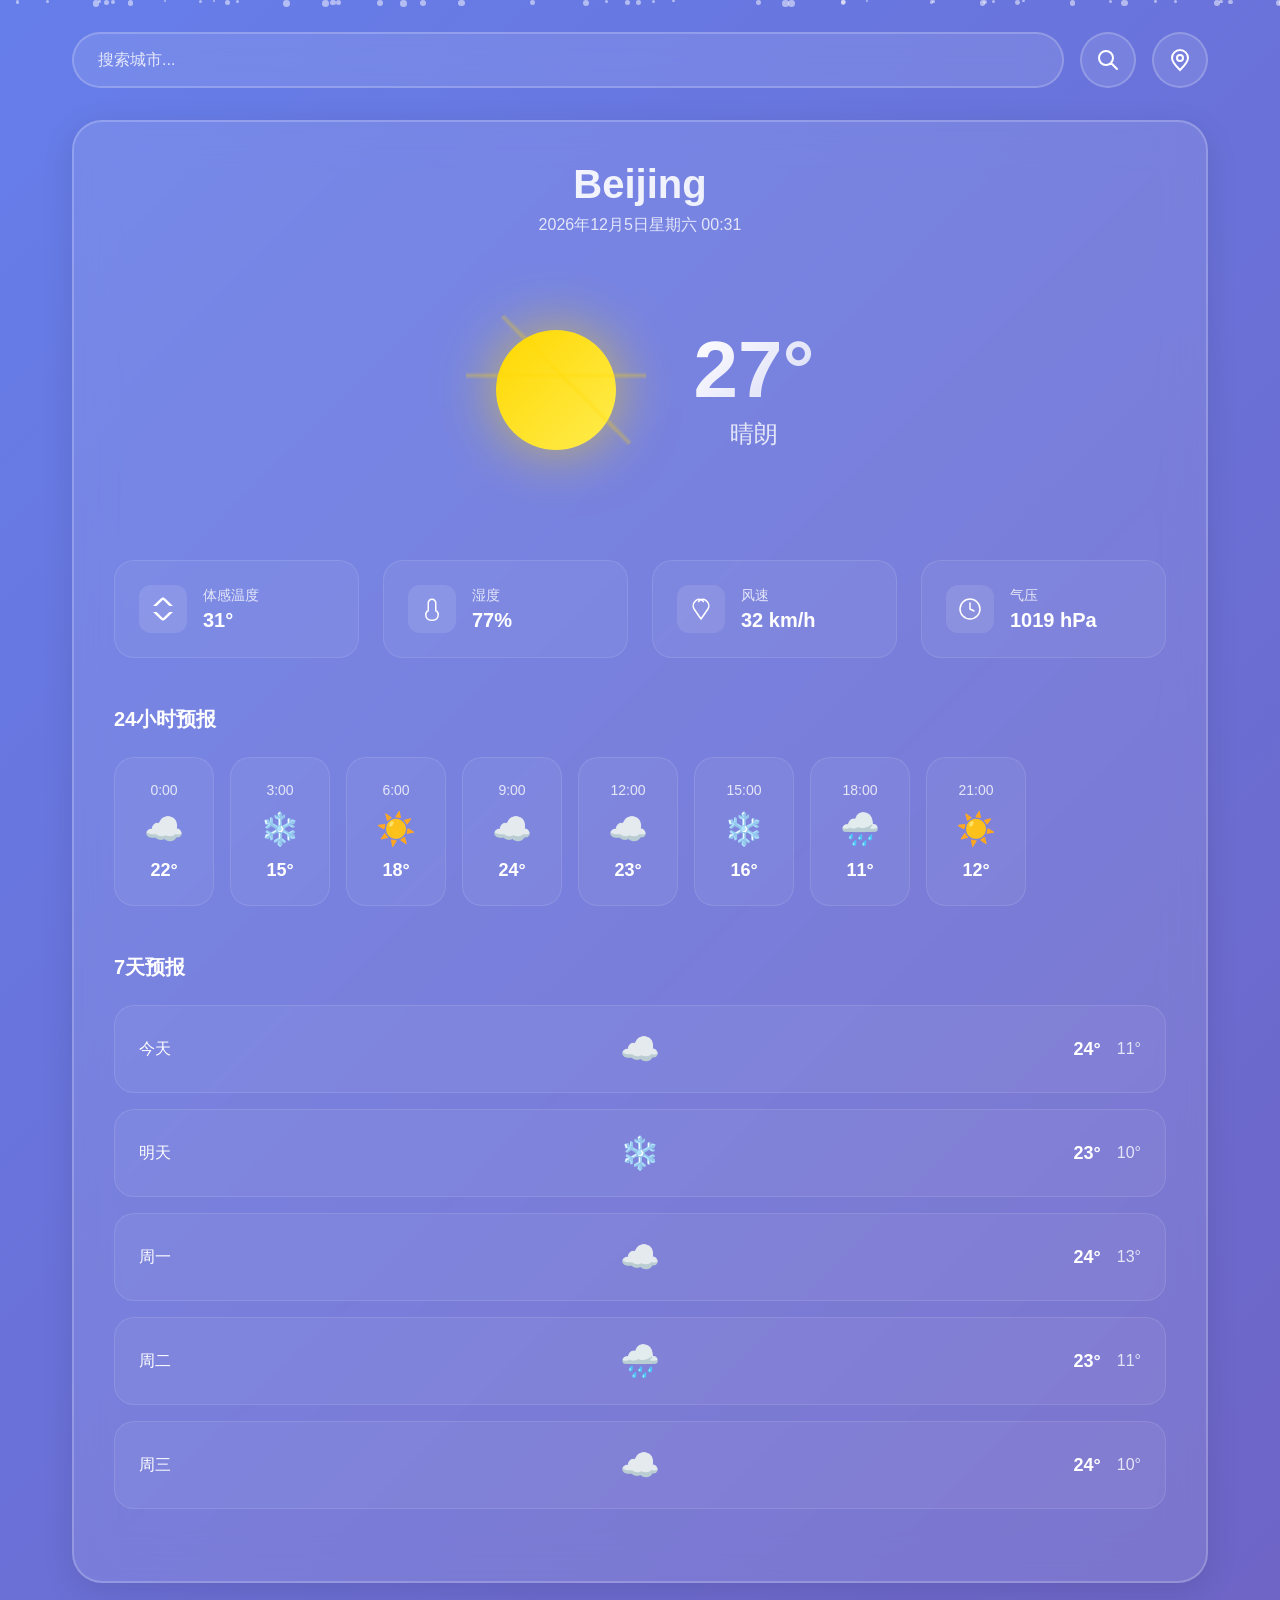
<file: index.html>
<!DOCTYPE html>
<html lang="zh-CN">
<head>
    <meta charset="UTF-8">
    <meta name="viewport" content="width=device-width, initial-scale=1.0">
    <title>Weather | 极致天气体验</title>
    <link rel="stylesheet" href="style.css">
</head>
<body>
    <!-- 动态粒子背景 -->
    <div class="particles" id="particles"></div>

    <!-- 主容器 -->
    <div class="container">
        <!-- 搜索区域 -->
        <div class="search-box">
            <input type="text" id="cityInput" placeholder="搜索城市..." class="search-input">
            <button id="searchBtn" class="search-btn">
                <svg width="24" height="24" viewBox="0 0 24 24" fill="none">
                    <path d="M21 21L15 15M17 10C17 13.866 13.866 17 10 17C6.13401 17 3 13.866 3 10C3 6.13401 6.13401 3 10 3C13.866 3 17 6.13401 17 10Z" stroke="currentColor" stroke-width="2" stroke-linecap="round" stroke-linejoin="round"/>
                </svg>
            </button>
            <button id="locationBtn" class="location-btn">
                <svg width="24" height="24" viewBox="0 0 24 24" fill="none">
                    <path d="M12 13C13.6569 13 15 11.6569 15 10C15 8.34315 13.6569 7 12 7C10.3431 7 9 8.34315 9 10C9 11.6569 10.3431 13 12 13Z" stroke="currentColor" stroke-width="2"/>
                    <path d="M12 22C16 18 20 14.4183 20 10C20 5.58172 16.4183 2 12 2C7.58172 2 4 5.58172 4 10C4 14.4183 8 18 12 22Z" stroke="currentColor" stroke-width="2"/>
                </svg>
            </button>
        </div>

        <!-- 加载动画 -->
        <div class="loader" id="loader">
            <div class="loader-ring"></div>
            <div class="loader-ring"></div>
            <div class="loader-ring"></div>
        </div>

        <!-- 天气主卡片 -->
        <div class="weather-card" id="weatherCard">
            <!-- 城市信息 -->
            <div class="city-info">
                <h1 class="city-name" id="cityName">北京</h1>
                <p class="date-time" id="dateTime">2024年1月1日 星期一 12:00</p>
            </div>

            <!-- 当前天气 -->
            <div class="current-weather">
                <div class="weather-icon-container">
                    <div class="weather-icon" id="weatherIcon">
                        <div class="sun">
                            <div class="sun-rays"></div>
                        </div>
                    </div>
                </div>
                <div class="temperature-container">
                    <div class="temperature" id="temperature">25°</div>
                    <div class="weather-description" id="weatherDesc">晴朗</div>
                </div>
            </div>

            <!-- 天气详情 -->
            <div class="weather-details">
                <div class="detail-item">
                    <div class="detail-icon">
                        <svg width="24" height="24" viewBox="0 0 24 24" fill="none">
                            <path d="M12 2.69L5.636 9.054H2L9.273 2.018C10.153 1.156 11.077 0.5 12 0.5C12.923 0.5 13.847 1.156 14.727 2.018L22 9.054H18.364L12 2.69Z" fill="currentColor"/>
                            <path d="M12 21.31L18.364 14.946H22L14.727 21.982C13.847 22.844 12.923 23.5 12 23.5C11.077 23.5 10.153 22.844 9.273 21.982L2 14.946H5.636L12 21.31Z" fill="currentColor"/>
                        </svg>
                    </div>
                    <div class="detail-info">
                        <span class="detail-label">体感温度</span>
                        <span class="detail-value" id="feelsLike">23°</span>
                    </div>
                </div>
                <div class="detail-item">
                    <div class="detail-icon">
                        <svg width="24" height="24" viewBox="0 0 24 24" fill="none">
                            <path d="M12 2.25C11.0054 2.25 10.0516 2.64509 9.34835 3.34835C8.64509 4.05161 8.25 5.00544 8.25 6V13.5C6.73122 14.3463 5.75 15.9854 5.75 18C5.75 19.3924 6.30312 20.7277 7.28769 21.7123C8.27226 22.6969 9.60761 23.25 11 23.25H13C14.3924 23.25 15.7277 22.6969 16.7123 21.7123C17.6969 20.7277 18.25 19.3924 18.25 18C18.25 15.9854 17.2688 14.3463 15.75 13.5V6C15.75 5.00544 15.3549 4.05161 14.6517 3.34835C13.9484 2.64509 12.9946 2.25 12 2.25Z" stroke="currentColor" stroke-width="1.5"/>
                        </svg>
                    </div>
                    <div class="detail-info">
                        <span class="detail-label">湿度</span>
                        <span class="detail-value" id="humidity">65%</span>
                    </div>
                </div>
                <div class="detail-item">
                    <div class="detail-icon">
                        <svg width="24" height="24" viewBox="0 0 24 24" fill="none">
                            <path d="M9.59 4.59C10.87 2.16 14.4 1.54 17.17 3.66C19.94 5.78 20.6 9.29 18.9 12.05L12 22L5.1 12.05C3.4 9.29 4.06 5.78 6.83 3.66C9.6 1.54 13.13 2.16 14.41 4.59" stroke="currentColor" stroke-width="1.5" stroke-linecap="round" stroke-linejoin="round"/>
                        </svg>
                    </div>
                    <div class="detail-info">
                        <span class="detail-label">风速</span>
                        <span class="detail-value" id="windSpeed">12 km/h</span>
                    </div>
                </div>
                <div class="detail-item">
                    <div class="detail-icon">
                        <svg width="24" height="24" viewBox="0 0 24 24" fill="none">
                            <circle cx="12" cy="12" r="10" stroke="currentColor" stroke-width="1.5"/>
                            <path d="M12 6V12L16 14" stroke="currentColor" stroke-width="1.5" stroke-linecap="round"/>
                        </svg>
                    </div>
                    <div class="detail-info">
                        <span class="detail-label">气压</span>
                        <span class="detail-value" id="pressure">1013 hPa</span>
                    </div>
                </div>
            </div>

            <!-- 每小时预报 -->
            <div class="hourly-forecast">
                <h3 class="section-title">24小时预报</h3>
                <div class="hourly-scroll" id="hourlyForecast">
                    <!-- 通过JavaScript动态生成 -->
                </div>
            </div>

            <!-- 7天预报 -->
            <div class="weekly-forecast">
                <h3 class="section-title">7天预报</h3>
                <div class="weekly-list" id="weeklyForecast">
                    <!-- 通过JavaScript动态生成 -->
                </div>
            </div>
        </div>

        <!-- 错误提示 -->
        <div class="error-message" id="errorMessage">
            <svg width="24" height="24" viewBox="0 0 24 24" fill="none">
                <circle cx="12" cy="12" r="10" stroke="currentColor" stroke-width="2"/>
                <path d="M12 8V12" stroke="currentColor" stroke-width="2" stroke-linecap="round"/>
                <circle cx="12" cy="16" r="1" fill="currentColor"/>
            </svg>
            <span id="errorText">出错了</span>
        </div>
    </div>

    <script src="script.js"></script>
</body>
</html>
</file>
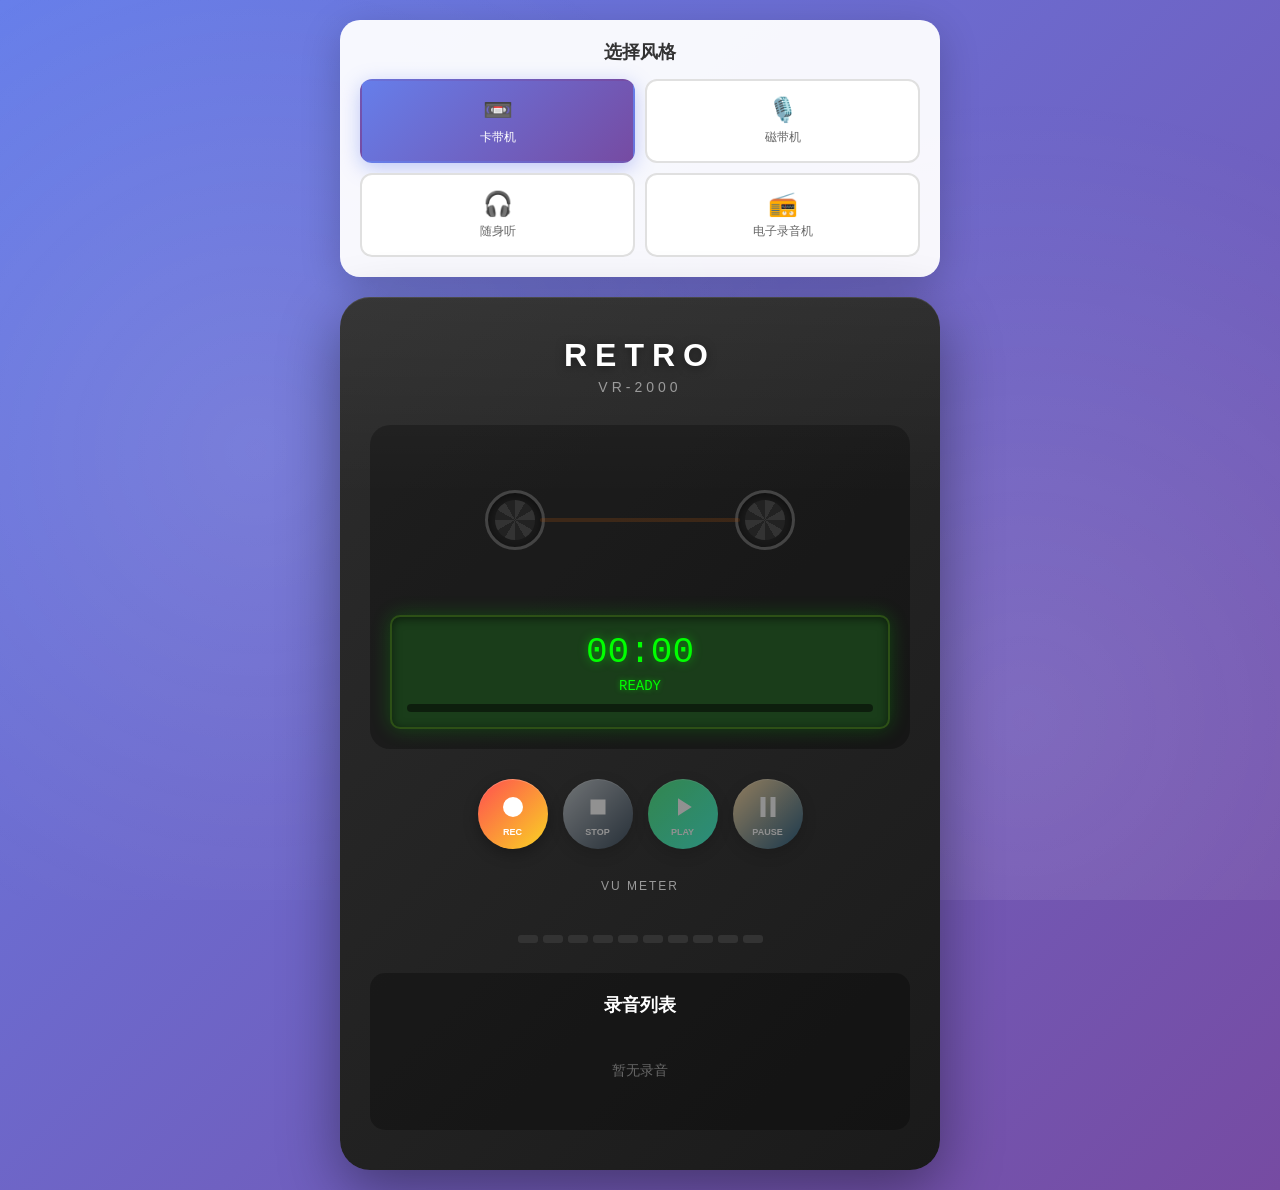
<file: recorder.html>
<!DOCTYPE html>
<html lang="zh-CN">
<head>
    <meta charset="UTF-8">
    <meta name="viewport" content="width=device-width, initial-scale=1.0">
    <title>复古录音机 | Retro Voice Recorder</title>
    <link rel="stylesheet" href="recorder.css">
</head>
<body>
    <!-- 背景装饰 -->
    <div class="bg-decoration"></div>

    <!-- 主容器 -->
    <div class="container">
        <!-- 风格切换器 -->
        <div class="theme-switcher">
            <h3>选择风格</h3>
            <div class="theme-buttons">
                <button class="theme-btn active" data-theme="cassette">
                    <span>📼</span>
                    <span>卡带机</span>
                </button>
                <button class="theme-btn" data-theme="reel">
                    <span>🎙️</span>
                    <span>磁带机</span>
                </button>
                <button class="theme-btn" data-theme="walkman">
                    <span>🎧</span>
                    <span>随身听</span>
                </button>
                <button class="theme-btn" data-theme="vintage">
                    <span>📻</span>
                    <span>电子录音机</span>
                </button>
            </div>
        </div>

        <!-- 录音机主体 -->
        <div class="recorder" id="recorder" data-theme="cassette">
            <!-- 品牌标识 -->
            <div class="brand">
                <div class="brand-name">RETRO</div>
                <div class="brand-model">VR-2000</div>
            </div>

            <!-- 磁带/显示区域 -->
            <div class="tape-area">
                <div class="cassette">
                    <div class="reel reel-left">
                        <div class="reel-inner"></div>
                    </div>
                    <div class="reel reel-right">
                        <div class="reel-inner"></div>
                    </div>
                    <div class="tape-window">
                        <div class="tape-line"></div>
                    </div>
                </div>

                <!-- 数字显示屏 -->
                <div class="display">
                    <div class="display-time" id="displayTime">00:00</div>
                    <div class="display-status" id="displayStatus">READY</div>
                    <div class="level-meter">
                        <div class="level-bar" id="levelBar"></div>
                    </div>
                </div>
            </div>

            <!-- 控制按钮区 -->
            <div class="controls">
                <button class="control-btn record-btn" id="recordBtn" title="录音">
                    <div class="btn-inner">
                        <svg viewBox="0 0 24 24" fill="currentColor">
                            <circle cx="12" cy="12" r="8"/>
                        </svg>
                    </div>
                    <span>REC</span>
                </button>

                <button class="control-btn stop-btn" id="stopBtn" title="停止">
                    <div class="btn-inner">
                        <svg viewBox="0 0 24 24" fill="currentColor">
                            <rect x="6" y="6" width="12" height="12"/>
                        </svg>
                    </div>
                    <span>STOP</span>
                </button>

                <button class="control-btn play-btn" id="playBtn" title="播放">
                    <div class="btn-inner">
                        <svg viewBox="0 0 24 24" fill="currentColor">
                            <path d="M8 5v14l11-7z"/>
                        </svg>
                    </div>
                    <span>PLAY</span>
                </button>

                <button class="control-btn pause-btn" id="pauseBtn" title="暂停">
                    <div class="btn-inner">
                        <svg viewBox="0 0 24 24" fill="currentColor">
                            <rect x="6" y="4" width="4" height="16"/>
                            <rect x="14" y="4" width="4" height="16"/>
                        </svg>
                    </div>
                    <span>PAUSE</span>
                </button>
            </div>

            <!-- VU表 -->
            <div class="vu-meter">
                <div class="vu-label">VU METER</div>
                <div class="vu-bars">
                    <div class="vu-bar"></div>
                    <div class="vu-bar"></div>
                    <div class="vu-bar"></div>
                    <div class="vu-bar"></div>
                    <div class="vu-bar"></div>
                    <div class="vu-bar"></div>
                    <div class="vu-bar"></div>
                    <div class="vu-bar"></div>
                    <div class="vu-bar"></div>
                    <div class="vu-bar"></div>
                </div>
            </div>

            <!-- 录音列表 -->
            <div class="recordings-section">
                <h3 class="recordings-title">录音列表</h3>
                <div class="recordings-list" id="recordingsList">
                    <div class="empty-state">暂无录音</div>
                </div>
            </div>
        </div>
    </div>

    <script src="recorder.js"></script>
</body>
</html>
</file>
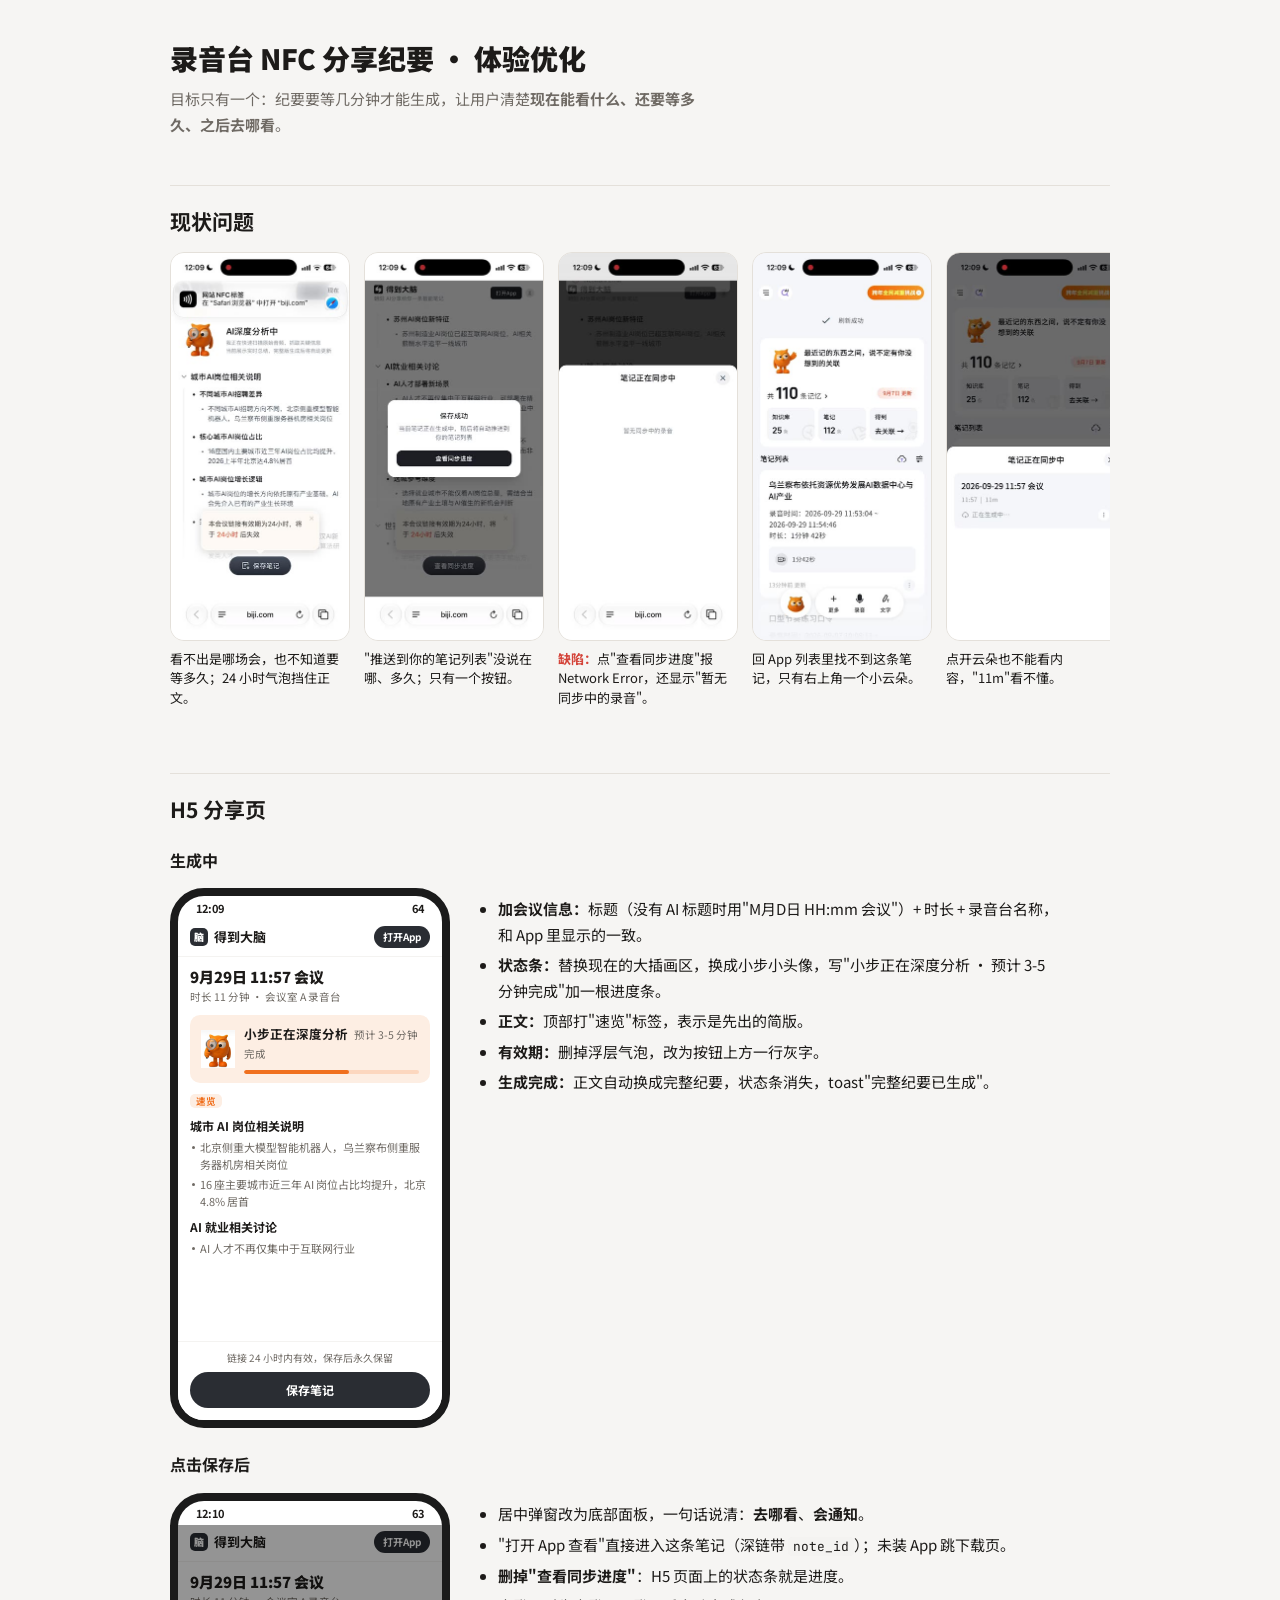
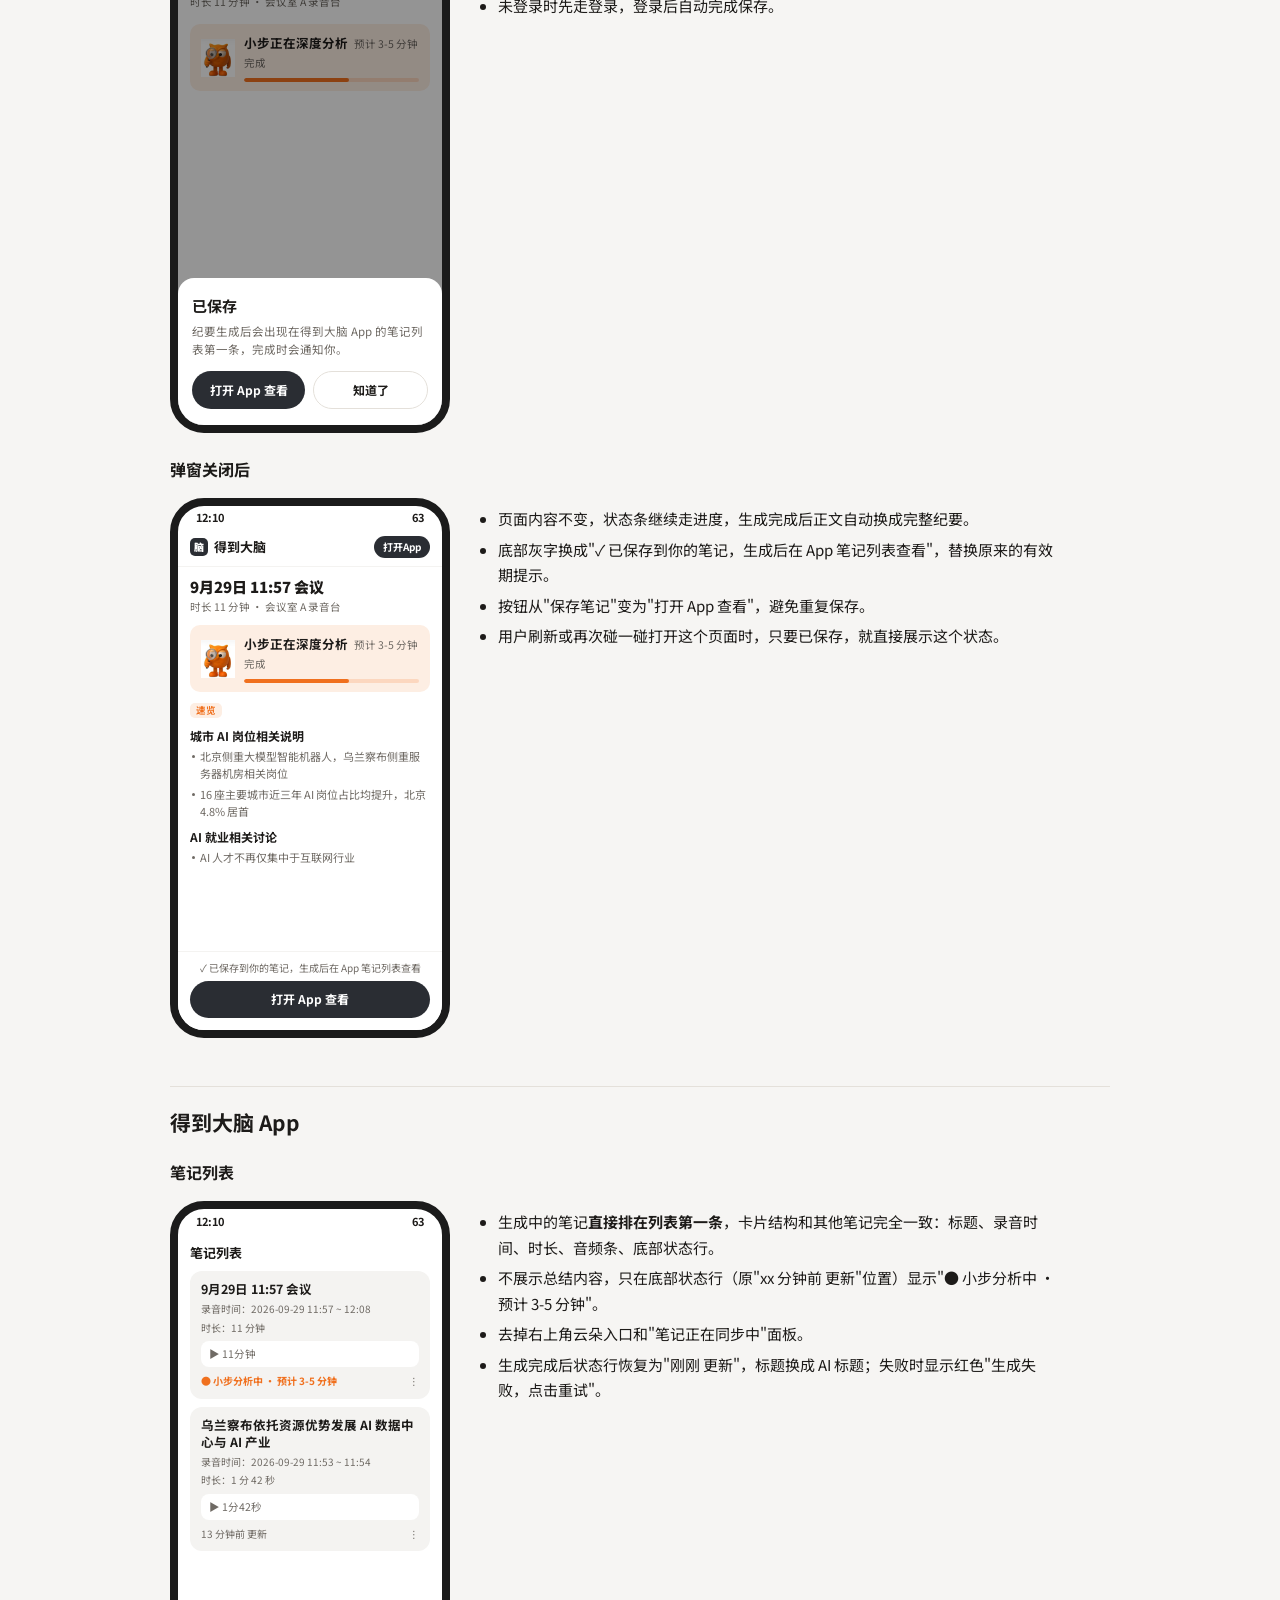
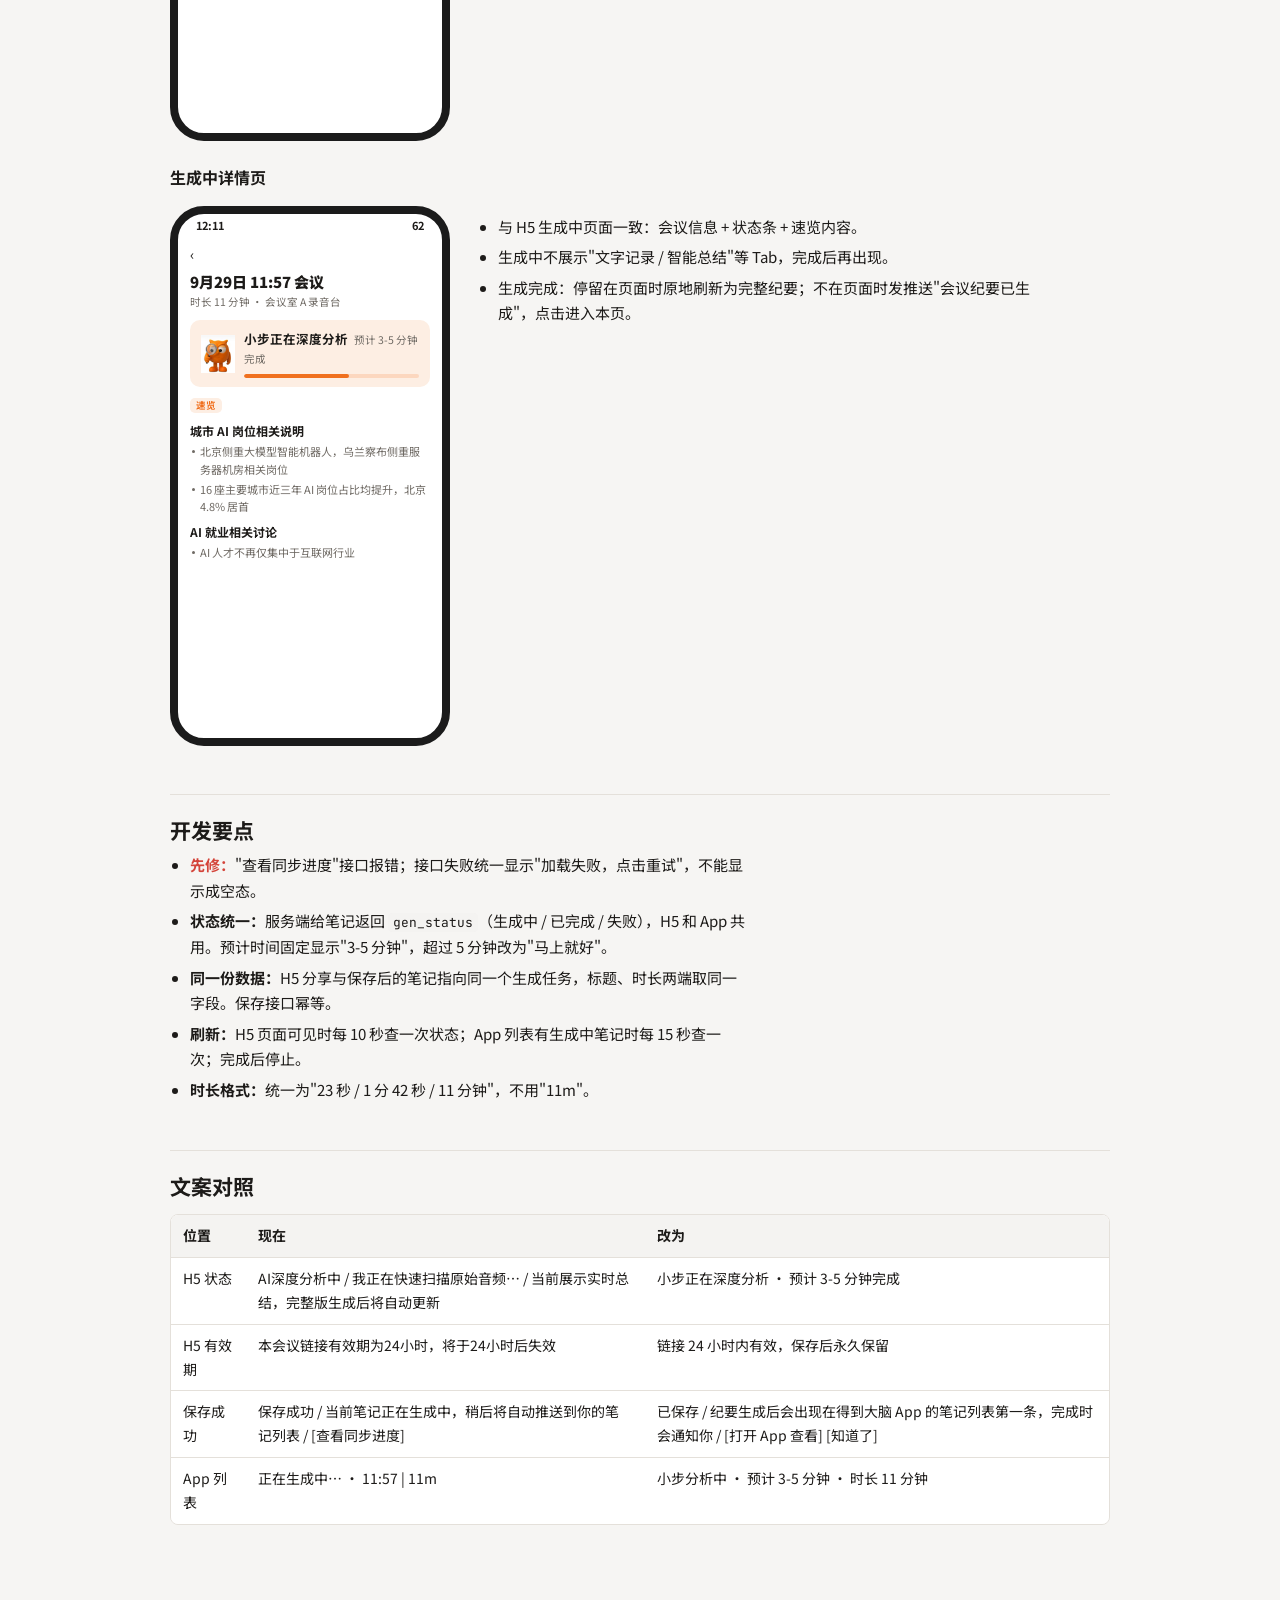
<file: docs/nfc-meeting-notes/NFC分享纪要体验优化.html>
<!doctype html>
<html lang="zh-CN"><head><meta charset="utf-8"><meta name="viewport" content="width=device-width,initial-scale=1">
<title>NFC 分享纪要体验优化</title>
<link rel="preconnect" href="https://fonts.googleapis.com">
<link rel="stylesheet" href="https://fonts.googleapis.com/css2?family=Noto+Sans+SC:wght@400;500;700;900&family=JetBrains+Mono:wght@400;600&display=swap">
<style>
/* Layout: 单列文档，最宽 980；每个页面左侧手机示意、右侧要点 */
:root{
  --bg:#f6f5f3; --paper:#ffffff; --fg:#1d1b19; --muted:#6f6a64; --line:#e4e0da;
  --accent:#f0701e; --accent-soft:#fdeee3; --ink:#2a2d33; --bad:#d4443a;
  --phone-bg:#ffffff; --phone-sub:#f4f3f1;
  --f-body:"Noto Sans SC","PingFang SC","Microsoft YaHei",system-ui,sans-serif;
  --f-mono:"JetBrains Mono",ui-monospace,Menlo,monospace;
}
@media (prefers-color-scheme:dark){:root:not([data-theme="light"]){
  --bg:#161514; --paper:#1f1e1c; --fg:#ece8e3; --muted:#a39d95; --line:#34312d;
  --accent:#ff8a3d; --accent-soft:#3a2517; --ink:#e9e6e1; --bad:#ef6b61;
  --phone-bg:#0f0f0f; --phone-sub:#1c1c1c; color-scheme:dark}}
:root[data-theme="dark"]{
  --bg:#161514; --paper:#1f1e1c; --fg:#ece8e3; --muted:#a39d95; --line:#34312d;
  --accent:#ff8a3d; --accent-soft:#3a2517; --ink:#e9e6e1; --bad:#ef6b61;
  --phone-bg:#0f0f0f; --phone-sub:#1c1c1c; color-scheme:dark}

*{box-sizing:border-box}
body{background:var(--bg);color:var(--fg);font-family:var(--f-body);font-size:15px;line-height:1.7;margin:0}
.wrap{max-width:980px;margin:0 auto;padding-inline:20px;padding-block:40px 80px}
h1,h2,h3{text-wrap:balance;line-height:1.3;margin:0}
h1{font-size:28px;font-weight:900}
h2{font-size:21px;font-weight:700;margin-top:48px;padding-top:22px;border-top:1px solid var(--line)}
h3{font-size:16px;font-weight:700;margin-top:26px}
p{margin:10px 0;max-width:70ch}
.lead{color:var(--muted);max-width:66ch}
code{font-family:var(--f-mono);font-size:.86em;background:var(--phone-sub);padding:1px 5px;border-radius:4px}
ul.clean{padding-left:20px;margin:8px 0} ul.clean li{margin:5px 0;max-width:70ch}
.bug{color:var(--bad);font-weight:700}

.shots{display:flex;gap:14px;overflow-x:auto;padding-bottom:8px;margin-top:16px}
.shot{flex:0 0 180px}
.shot img{width:180px;border-radius:14px;border:1px solid var(--line);display:block}
.shot p{font-size:13px;margin-top:8px;line-height:1.5}

.spec{display:grid;grid-template-columns:280px 1fr;gap:28px;margin-top:18px;align-items:start}
.spec > div{min-width:0}
@media (max-width:720px){.spec{grid-template-columns:1fr}.spec .phone{margin:0 auto}}

.tbl{overflow-x:auto;margin-top:14px;border:1px solid var(--line);border-radius:8px}
table{border-collapse:collapse;width:100%;font-size:14px;background:var(--paper)}
th,td{text-align:left;padding:9px 12px;border-bottom:1px solid var(--line);vertical-align:top}
th{font-weight:700;background:var(--phone-sub);white-space:nowrap}
tr:last-child td{border-bottom:0}

/* 手机示意 */
.phone{width:280px;max-width:100%;border:8px solid #1b1b1b;border-radius:34px;background:var(--phone-bg);color:var(--fg);overflow:hidden;font-size:12px;line-height:1.55}
.phone .sb{height:24px;display:flex;justify-content:space-between;align-items:center;padding:0 18px;font-size:11px;font-weight:700}
.phone .body{height:500px;overflow:hidden;position:relative}
.hd{display:flex;align-items:center;gap:6px;padding:6px 12px 8px;border-bottom:1px solid var(--phone-sub)}
.logo{width:18px;height:18px;border-radius:5px;background:var(--ink);color:var(--phone-bg);font-size:10px;display:grid;place-items:center;font-weight:900}
.hd b{flex:1;font-size:13px}
.btn{display:inline-flex;align-items:center;justify-content:center;border-radius:99px;font-weight:700;font-size:12px;padding:6px 12px;white-space:nowrap}
.btn.dark{background:var(--ink);color:var(--phone-bg)} .btn.ghost{border:1px solid var(--line)} .btn.sm{font-size:10px;padding:3px 9px}
.pad{padding:10px 12px}
.mtitle{font-size:15px;font-weight:900;line-height:1.35}
.minfo{color:var(--muted);font-size:10.5px;margin-top:2px}
.status{margin:4px 12px 8px;border-radius:10px;background:var(--accent-soft);padding:9px 11px}
.status{display:flex;gap:9px;align-items:center}
.status .xb{width:34px;height:38px;object-fit:contain;flex:0 0 34px}
.status .st{flex:1;min-width:0}
.status b{font-size:12.5px} .status span{font-size:10.5px;color:var(--muted);margin-left:6px}
.bar{height:4px;border-radius:9px;background:rgba(240,112,30,.18);margin-top:7px;overflow:hidden}
.bar i{display:block;height:100%;width:60%;background:var(--accent);border-radius:9px}
.chip{display:inline-block;font-size:9.5px;font-weight:700;padding:0 6px;border-radius:5px;background:var(--accent-soft);color:var(--accent)}
.sec{font-weight:700;font-size:12px;margin-top:8px}
.li{font-size:11px;color:var(--muted);padding-left:10px;position:relative;margin-top:3px}
.li::before{content:"";position:absolute;left:2px;top:7px;width:3px;height:3px;border-radius:50%;background:var(--muted)}
.cta{position:absolute;left:0;right:0;bottom:0;background:var(--phone-bg);border-top:1px solid var(--phone-sub);padding:8px 12px 12px;text-align:center}
.cta small{display:block;font-size:10px;color:var(--muted);margin-bottom:6px}
.cta .btn{width:100%;padding:9px 0}
.dim{position:absolute;inset:0;background:rgba(0,0,0,.42)}
.sheet{position:absolute;left:0;right:0;bottom:0;background:var(--phone-bg);border-radius:16px 16px 0 0;padding:16px 14px}
.sheet h4{margin:0;font-size:15px}
.sheet p{font-size:11.5px;color:var(--muted);margin:6px 0 12px}
.card{margin:8px 12px;border-radius:12px;background:var(--phone-sub);padding:10px 11px}
.card .ct{font-weight:700;font-size:12.5px;line-height:1.35}
.card .cm{font-size:10px;color:var(--muted);margin-top:3px}
.card .audio{margin-top:6px;background:var(--phone-bg);border-radius:8px;padding:5px 8px;font-size:10.5px;color:var(--muted)}
.card .foot{display:flex;justify-content:space-between;margin-top:6px;font-size:10px;color:var(--muted)}
</style>
</head><body>

<div class="wrap">
  <h1>录音台 NFC 分享纪要 · 体验优化</h1>
  <p class="lead">目标只有一个：纪要要等几分钟才能生成，让用户清楚<b>现在能看什么、还要等多久、之后去哪看</b>。</p>

  <h2>现状问题</h2>
  <div class="shots">
    <div class="shot"><img src="[data-uri]" alt="H5 生成中首屏"><p>看不出是哪场会，也不知道要等多久；24 小时气泡挡住正文。</p></div>
    <div class="shot"><img src="[data-uri]" alt="保存成功弹窗"><p>"推送到你的笔记列表"没说在哪、多久；只有一个按钮。</p></div>
    <div class="shot"><img src="[data-uri]" alt="同步进度报错"><p><span class="bug">缺陷：</span>点"查看同步进度"报 Network Error，还显示"暂无同步中的录音"。</p></div>
    <div class="shot"><img src="[data-uri]" alt="App 笔记列表"><p>回 App 列表里找不到这条笔记，只有右上角一个小云朵。</p></div>
    <div class="shot"><img src="[data-uri]" alt="App 同步面板"><p>点开云朵也不能看内容，"11m"看不懂。</p></div>
  </div>

  <h2>H5 分享页</h2>

  <h3>生成中</h3>
  <div class="spec">
    <div class="phone">
      <div class="sb"><span>12:09</span><span>64</span></div>
      <div class="body">
        <div class="hd"><div class="logo">脑</div><b>得到大脑</b><span class="btn dark sm">打开App</span></div>
        <div class="pad" style="padding-bottom:6px"><div class="mtitle">9月29日 11:57 会议</div><div class="minfo">时长 11 分钟 · 会议室 A 录音台</div></div>
        <div class="status"><img class="xb" src="[data-uri]" alt="小步"><div class="st"><b>小步正在深度分析</b><span>预计 3-5 分钟完成</span><div class="bar"><i></i></div></div></div>
        <div class="pad" style="padding-top:0">
          <span class="chip">速览</span>
          <div class="sec">城市 AI 岗位相关说明</div>
          <div class="li">北京侧重大模型智能机器人，乌兰察布侧重服务器机房相关岗位</div>
          <div class="li">16 座主要城市近三年 AI 岗位占比均提升，北京 4.8% 居首</div>
          <div class="sec">AI 就业相关讨论</div>
          <div class="li">AI 人才不再仅集中于互联网行业</div>
        </div>
        <div class="cta"><small>链接 24 小时内有效，保存后永久保留</small><span class="btn dark">保存笔记</span></div>
      </div>
    </div>
    <div>
      <ul class="clean">
        <li><b>加会议信息：</b>标题（没有 AI 标题时用"M月D日 HH:mm 会议"）+ 时长 + 录音台名称，和 App 里显示的一致。</li>
        <li><b>状态条：</b>替换现在的大插画区，换成小步小头像，写"小步正在深度分析 · 预计 3-5 分钟完成"加一根进度条。</li>
        <li><b>正文：</b>顶部打"速览"标签，表示是先出的简版。</li>
        <li><b>有效期：</b>删掉浮层气泡，改为按钮上方一行灰字。</li>
        <li><b>生成完成：</b>正文自动换成完整纪要，状态条消失，toast"完整纪要已生成"。</li>
      </ul>
    </div>
  </div>

  <h3>点击保存后</h3>
  <div class="spec">
    <div class="phone">
      <div class="sb"><span>12:10</span><span>63</span></div>
      <div class="body">
        <div class="hd"><div class="logo">脑</div><b>得到大脑</b><span class="btn dark sm">打开App</span></div>
        <div class="pad"><div class="mtitle">9月29日 11:57 会议</div><div class="minfo">时长 11 分钟 · 会议室 A 录音台</div></div>
        <div class="status"><img class="xb" src="[data-uri]" alt="小步"><div class="st"><b>小步正在深度分析</b><span>预计 3-5 分钟完成</span><div class="bar"><i></i></div></div></div>
        <div class="dim"></div>
        <div class="sheet">
          <h4>已保存</h4>
          <p>纪要生成后会出现在得到大脑 App 的笔记列表第一条，完成时会通知你。</p>
          <div style="display:flex;gap:8px"><span class="btn dark" style="flex:1;padding:9px 0">打开 App 查看</span><span class="btn ghost" style="flex:1;padding:9px 0">知道了</span></div>
        </div>
      </div>
    </div>
    <div>
      <ul class="clean">
        <li>居中弹窗改为底部面板，一句话说清：<b>去哪看</b>、<b>会通知</b>。</li>
        <li>"打开 App 查看"直接进入这条笔记（深链带 <code>note_id</code>）；未装 App 跳下载页。</li>
        <li><b>删掉"查看同步进度"</b>：H5 页面上的状态条就是进度。</li>
        <li>未登录时先走登录，登录后自动完成保存。</li>
      </ul>
    </div>
  </div>

  <h3>弹窗关闭后</h3>
  <div class="spec">
    <div class="phone">
      <div class="sb"><span>12:10</span><span>63</span></div>
      <div class="body">
        <div class="hd"><div class="logo">脑</div><b>得到大脑</b><span class="btn dark sm">打开App</span></div>
        <div class="pad" style="padding-bottom:6px"><div class="mtitle">9月29日 11:57 会议</div><div class="minfo">时长 11 分钟 · 会议室 A 录音台</div></div>
        <div class="status"><img class="xb" src="[data-uri]" alt="小步"><div class="st"><b>小步正在深度分析</b><span>预计 3-5 分钟完成</span><div class="bar"><i></i></div></div></div>
        <div class="pad" style="padding-top:0">
          <span class="chip">速览</span>
          <div class="sec">城市 AI 岗位相关说明</div>
          <div class="li">北京侧重大模型智能机器人，乌兰察布侧重服务器机房相关岗位</div>
          <div class="li">16 座主要城市近三年 AI 岗位占比均提升，北京 4.8% 居首</div>
          <div class="sec">AI 就业相关讨论</div>
          <div class="li">AI 人才不再仅集中于互联网行业</div>
        </div>
        <div class="cta"><small>✓ 已保存到你的笔记，生成后在 App 笔记列表查看</small><span class="btn dark">打开 App 查看</span></div>
      </div>
    </div>
    <div>
      <ul class="clean">
        <li>页面内容不变，状态条继续走进度，生成完成后正文自动换成完整纪要。</li>
        <li>底部灰字换成"✓ 已保存到你的笔记，生成后在 App 笔记列表查看"，替换原来的有效期提示。</li>
        <li>按钮从"保存笔记"变为"打开 App 查看"，避免重复保存。</li>
        <li>用户刷新或再次碰一碰打开这个页面时，只要已保存，就直接展示这个状态。</li>
      </ul>
    </div>
  </div>

  <h2>得到大脑 App</h2>

  <h3>笔记列表</h3>
  <div class="spec">
    <div class="phone">
      <div class="sb"><span>12:10</span><span>63</span></div>
      <div class="body">
        <div style="padding:10px 12px 0;font-weight:700;font-size:13px">笔记列表</div>
        <div class="card">
          <div class="ct">9月29日 11:57 会议</div>
          <div class="cm">录音时间：2026-09-29 11:57 ~ 12:08</div>
          <div class="cm">时长：11 分钟</div>
          <div class="audio">▶ 11分钟</div>
          <div class="foot"><span style="color:var(--accent);font-weight:700">● 小步分析中 · 预计 3-5 分钟</span><span>⋮</span></div>
        </div>
        <div class="card">
          <div class="ct">乌兰察布依托资源优势发展 AI 数据中心与 AI 产业</div>
          <div class="cm">录音时间：2026-09-29 11:53 ~ 11:54</div>
          <div class="cm">时长：1 分 42 秒</div>
          <div class="audio">▶ 1分42秒</div>
          <div class="foot"><span>13 分钟前 更新</span><span>⋮</span></div>
        </div>
      </div>
    </div>
    <div>
      <ul class="clean">
        <li>生成中的笔记<b>直接排在列表第一条</b>，卡片结构和其他笔记完全一致：标题、录音时间、时长、音频条、底部状态行。</li>
        <li>不展示总结内容，只在底部状态行（原"xx 分钟前 更新"位置）显示"● 小步分析中 · 预计 3-5 分钟"。</li>
        <li>去掉右上角云朵入口和"笔记正在同步中"面板。</li>
        <li>生成完成后状态行恢复为"刚刚 更新"，标题换成 AI 标题；失败时显示红色"生成失败，点击重试"。</li>
      </ul>
    </div>
  </div>

  <h3>生成中详情页</h3>
  <div class="spec">
    <div class="phone">
      <div class="sb"><span>12:11</span><span>62</span></div>
      <div class="body">
        <div style="padding:6px 12px;font-size:14px">‹</div>
        <div class="pad" style="padding-top:0;padding-bottom:6px"><div class="mtitle">9月29日 11:57 会议</div><div class="minfo">时长 11 分钟 · 会议室 A 录音台</div></div>
        <div class="status"><img class="xb" src="[data-uri]" alt="小步"><div class="st"><b>小步正在深度分析</b><span>预计 3-5 分钟完成</span><div class="bar"><i></i></div></div></div>
        <div class="pad" style="padding-top:0">
          <span class="chip">速览</span>
          <div class="sec">城市 AI 岗位相关说明</div>
          <div class="li">北京侧重大模型智能机器人，乌兰察布侧重服务器机房相关岗位</div>
          <div class="li">16 座主要城市近三年 AI 岗位占比均提升，北京 4.8% 居首</div>
          <div class="sec">AI 就业相关讨论</div>
          <div class="li">AI 人才不再仅集中于互联网行业</div>
        </div>
      </div>
    </div>
    <div>
      <ul class="clean">
        <li>与 H5 生成中页面一致：会议信息 + 状态条 + 速览内容。</li>
        <li>生成中不展示"文字记录 / 智能总结"等 Tab，完成后再出现。</li>
        <li>生成完成：停留在页面时原地刷新为完整纪要；不在页面时发推送"会议纪要已生成"，点击进入本页。</li>
      </ul>
    </div>
  </div>

  <h2>开发要点</h2>
  <ul class="clean">
    <li><span class="bug">先修：</span>"查看同步进度"接口报错；接口失败统一显示"加载失败，点击重试"，不能显示成空态。</li>
    <li><b>状态统一：</b>服务端给笔记返回 <code>gen_status</code>（生成中 / 已完成 / 失败），H5 和 App 共用。预计时间固定显示"3-5 分钟"，超过 5 分钟改为"马上就好"。</li>
    <li><b>同一份数据：</b>H5 分享与保存后的笔记指向同一个生成任务，标题、时长两端取同一字段。保存接口幂等。</li>
    <li><b>刷新：</b>H5 页面可见时每 10 秒查一次状态；App 列表有生成中笔记时每 15 秒查一次；完成后停止。</li>
    <li><b>时长格式：</b>统一为"23 秒 / 1 分 42 秒 / 11 分钟"，不用"11m"。</li>
  </ul>

  <h2>文案对照</h2>
  <div class="tbl"><table>
    <thead><tr><th>位置</th><th>现在</th><th>改为</th></tr></thead>
    <tbody>
      <tr><td>H5 状态</td><td>AI深度分析中 / 我正在快速扫描原始音频… / 当前展示实时总结，完整版生成后将自动更新</td><td>小步正在深度分析 · 预计 3-5 分钟完成</td></tr>
      <tr><td>H5 有效期</td><td>本会议链接有效期为24小时，将于24小时后失效</td><td>链接 24 小时内有效，保存后永久保留</td></tr>
      <tr><td>保存成功</td><td>保存成功 / 当前笔记正在生成中，稍后将自动推送到你的笔记列表 / [查看同步进度]</td><td>已保存 / 纪要生成后会出现在得到大脑 App 的笔记列表第一条，完成时会通知你 / [打开 App 查看] [知道了]</td></tr>
      <tr><td>App 列表</td><td>正在生成中… · 11:57 | 11m</td><td>小步分析中 · 预计 3-5 分钟 · 时长 11 分钟</td></tr>
    </tbody>
  </table></div>
</div>

</body></html>
</file>
<file: style.css>
/* 重置和全局样式 */
* {
    margin: 0;
    padding: 0;
    box-sizing: border-box;
}

:root {
    --primary-color: #667eea;
    --secondary-color: #764ba2;
    --accent-color: #f093fb;
    --text-primary: #ffffff;
    --text-secondary: rgba(255, 255, 255, 0.8);
    --glass-bg: rgba(255, 255, 255, 0.1);
    --glass-border: rgba(255, 255, 255, 0.2);
    --shadow-color: rgba(0, 0, 0, 0.1);
}

body {
    font-family: 'Segoe UI', Tahoma, Geneva, Verdana, sans-serif;
    min-height: 100vh;
    background: linear-gradient(135deg, #667eea 0%, #764ba2 50%, #f093fb 100%);
    background-size: 400% 400%;
    animation: gradientShift 15s ease infinite;
    overflow-x: hidden;
    color: var(--text-primary);
}

@keyframes gradientShift {
    0% { background-position: 0% 50%; }
    50% { background-position: 100% 50%; }
    100% { background-position: 0% 50%; }
}

/* 粒子背景 */
.particles {
    position: fixed;
    top: 0;
    left: 0;
    width: 100%;
    height: 100%;
    z-index: 0;
    pointer-events: none;
}

.particle {
    position: absolute;
    background: rgba(255, 255, 255, 0.5);
    border-radius: 50%;
    animation: float linear infinite;
}

@keyframes float {
    0% {
        transform: translateY(100vh) scale(0);
        opacity: 0;
    }
    10% {
        opacity: 1;
    }
    90% {
        opacity: 1;
    }
    100% {
        transform: translateY(-100px) scale(1);
        opacity: 0;
    }
}

/* 主容器 */
.container {
    position: relative;
    z-index: 1;
    max-width: 1200px;
    margin: 0 auto;
    padding: 2rem;
    min-height: 100vh;
}

/* 搜索框 */
.search-box {
    display: flex;
    gap: 1rem;
    margin-bottom: 2rem;
    animation: slideDown 0.6s ease;
}

@keyframes slideDown {
    from {
        opacity: 0;
        transform: translateY(-30px);
    }
    to {
        opacity: 1;
        transform: translateY(0);
    }
}

.search-input {
    flex: 1;
    padding: 1rem 1.5rem;
    background: var(--glass-bg);
    backdrop-filter: blur(20px);
    border: 2px solid var(--glass-border);
    border-radius: 50px;
    color: var(--text-primary);
    font-size: 1rem;
    outline: none;
    transition: all 0.3s ease;
}

.search-input::placeholder {
    color: var(--text-secondary);
}

.search-input:focus {
    background: rgba(255, 255, 255, 0.15);
    border-color: rgba(255, 255, 255, 0.4);
    transform: scale(1.02);
    box-shadow: 0 8px 32px rgba(0, 0, 0, 0.1);
}

.search-btn,
.location-btn {
    width: 56px;
    height: 56px;
    background: var(--glass-bg);
    backdrop-filter: blur(20px);
    border: 2px solid var(--glass-border);
    border-radius: 50%;
    color: var(--text-primary);
    cursor: pointer;
    display: flex;
    align-items: center;
    justify-content: center;
    transition: all 0.3s ease;
}

.search-btn:hover,
.location-btn:hover {
    background: rgba(255, 255, 255, 0.2);
    transform: scale(1.1) rotate(10deg);
    box-shadow: 0 8px 32px rgba(0, 0, 0, 0.2);
}

.search-btn:active,
.location-btn:active {
    transform: scale(0.95);
}

/* 加载动画 */
.loader {
    display: none;
    position: relative;
    width: 120px;
    height: 120px;
    margin: 4rem auto;
}

.loader.active {
    display: block;
}

.loader-ring {
    position: absolute;
    width: 100%;
    height: 100%;
    border: 4px solid transparent;
    border-top-color: var(--text-primary);
    border-radius: 50%;
    animation: spin 1.5s cubic-bezier(0.68, -0.55, 0.265, 1.55) infinite;
}

.loader-ring:nth-child(2) {
    width: 80%;
    height: 80%;
    top: 10%;
    left: 10%;
    border-top-color: var(--accent-color);
    animation-delay: -0.3s;
}

.loader-ring:nth-child(3) {
    width: 60%;
    height: 60%;
    top: 20%;
    left: 20%;
    border-top-color: rgba(255, 255, 255, 0.5);
    animation-delay: -0.6s;
}

@keyframes spin {
    0% { transform: rotate(0deg); }
    100% { transform: rotate(360deg); }
}

/* 天气卡片 */
.weather-card {
    background: var(--glass-bg);
    backdrop-filter: blur(20px);
    border: 2px solid var(--glass-border);
    border-radius: 30px;
    padding: 2.5rem;
    box-shadow: 0 8px 32px var(--shadow-color);
    animation: fadeInUp 0.8s ease;
    transition: all 0.3s ease;
}

.weather-card:hover {
    transform: translateY(-5px);
    box-shadow: 0 16px 48px rgba(0, 0, 0, 0.2);
}

@keyframes fadeInUp {
    from {
        opacity: 0;
        transform: translateY(30px);
    }
    to {
        opacity: 1;
        transform: translateY(0);
    }
}

/* 城市信息 */
.city-info {
    text-align: center;
    margin-bottom: 2rem;
    animation: fadeIn 1s ease 0.2s backwards;
}

.city-name {
    font-size: 2.5rem;
    font-weight: 700;
    margin-bottom: 0.5rem;
    background: linear-gradient(135deg, #fff 0%, rgba(255, 255, 255, 0.8) 100%);
    -webkit-background-clip: text;
    -webkit-text-fill-color: transparent;
    background-clip: text;
}

.date-time {
    font-size: 1rem;
    color: var(--text-secondary);
    font-weight: 300;
}

@keyframes fadeIn {
    from { opacity: 0; }
    to { opacity: 1; }
}

/* 当前天气 */
.current-weather {
    display: flex;
    align-items: center;
    justify-content: center;
    gap: 3rem;
    margin-bottom: 3rem;
    padding: 2rem 0;
    animation: fadeIn 1s ease 0.4s backwards;
}

.weather-icon-container {
    position: relative;
}

.weather-icon {
    width: 180px;
    height: 180px;
    position: relative;
    animation: float-icon 3s ease-in-out infinite;
}

@keyframes float-icon {
    0%, 100% { transform: translateY(0px); }
    50% { transform: translateY(-20px); }
}

/* 太阳图标 */
.sun {
    width: 120px;
    height: 120px;
    background: linear-gradient(135deg, #ffd700 0%, #ffed4e 100%);
    border-radius: 50%;
    position: absolute;
    top: 50%;
    left: 50%;
    transform: translate(-50%, -50%);
    box-shadow: 0 0 60px rgba(255, 215, 0, 0.6);
    animation: pulse 2s ease-in-out infinite;
}

@keyframes pulse {
    0%, 100% {
        box-shadow: 0 0 60px rgba(255, 215, 0, 0.6);
        transform: translate(-50%, -50%) scale(1);
    }
    50% {
        box-shadow: 0 0 80px rgba(255, 215, 0, 0.8);
        transform: translate(-50%, -50%) scale(1.05);
    }
}

.sun-rays {
    position: absolute;
    width: 180px;
    height: 180px;
    top: 50%;
    left: 50%;
    transform: translate(-50%, -50%);
    animation: rotate 20s linear infinite;
}

.sun-rays::before,
.sun-rays::after {
    content: '';
    position: absolute;
    width: 100%;
    height: 100%;
    background: linear-gradient(transparent 40%, rgba(255, 215, 0, 0.3) 42%, transparent 44%);
}

.sun-rays::after {
    transform: rotate(45deg);
}

@keyframes rotate {
    from { transform: translate(-50%, -50%) rotate(0deg); }
    to { transform: translate(-50%, -50%) rotate(360deg); }
}

.temperature-container {
    text-align: center;
}

.temperature {
    font-size: 5rem;
    font-weight: 700;
    line-height: 1;
    background: linear-gradient(135deg, #fff 0%, rgba(255, 255, 255, 0.7) 100%);
    -webkit-background-clip: text;
    -webkit-text-fill-color: transparent;
    background-clip: text;
    margin-bottom: 0.5rem;
}

.weather-description {
    font-size: 1.5rem;
    color: var(--text-secondary);
    font-weight: 300;
    text-transform: capitalize;
}

/* 天气详情 */
.weather-details {
    display: grid;
    grid-template-columns: repeat(auto-fit, minmax(150px, 1fr));
    gap: 1.5rem;
    margin-bottom: 3rem;
    animation: fadeIn 1s ease 0.6s backwards;
}

.detail-item {
    display: flex;
    align-items: center;
    gap: 1rem;
    padding: 1.5rem;
    background: rgba(255, 255, 255, 0.05);
    border-radius: 20px;
    border: 1px solid rgba(255, 255, 255, 0.1);
    transition: all 0.3s ease;
    cursor: pointer;
}

.detail-item:hover {
    background: rgba(255, 255, 255, 0.1);
    transform: translateY(-5px);
    box-shadow: 0 8px 20px rgba(0, 0, 0, 0.1);
}

.detail-icon {
    width: 48px;
    height: 48px;
    display: flex;
    align-items: center;
    justify-content: center;
    background: rgba(255, 255, 255, 0.1);
    border-radius: 12px;
    color: var(--text-primary);
}

.detail-info {
    display: flex;
    flex-direction: column;
    gap: 0.25rem;
}

.detail-label {
    font-size: 0.875rem;
    color: var(--text-secondary);
    font-weight: 300;
}

.detail-value {
    font-size: 1.25rem;
    font-weight: 600;
    color: var(--text-primary);
}

/* 每小时预报 */
.hourly-forecast,
.weekly-forecast {
    margin-bottom: 2rem;
    animation: fadeIn 1s ease 0.8s backwards;
}

.section-title {
    font-size: 1.25rem;
    font-weight: 600;
    margin-bottom: 1.5rem;
    color: var(--text-primary);
}

.hourly-scroll {
    display: flex;
    gap: 1rem;
    overflow-x: auto;
    padding-bottom: 1rem;
    scrollbar-width: thin;
    scrollbar-color: rgba(255, 255, 255, 0.3) transparent;
}

.hourly-scroll::-webkit-scrollbar {
    height: 6px;
}

.hourly-scroll::-webkit-scrollbar-track {
    background: rgba(255, 255, 255, 0.1);
    border-radius: 10px;
}

.hourly-scroll::-webkit-scrollbar-thumb {
    background: rgba(255, 255, 255, 0.3);
    border-radius: 10px;
}

.hourly-scroll::-webkit-scrollbar-thumb:hover {
    background: rgba(255, 255, 255, 0.5);
}

.hourly-item {
    flex: 0 0 auto;
    width: 100px;
    padding: 1.5rem 1rem;
    background: rgba(255, 255, 255, 0.05);
    border-radius: 20px;
    border: 1px solid rgba(255, 255, 255, 0.1);
    text-align: center;
    transition: all 0.3s ease;
    cursor: pointer;
}

.hourly-item:hover {
    background: rgba(255, 255, 255, 0.1);
    transform: translateY(-5px) scale(1.05);
    box-shadow: 0 8px 20px rgba(0, 0, 0, 0.1);
}

.hourly-time {
    font-size: 0.875rem;
    color: var(--text-secondary);
    margin-bottom: 0.75rem;
    font-weight: 300;
}

.hourly-icon {
    font-size: 2rem;
    margin: 0.75rem 0;
}

.hourly-temp {
    font-size: 1.125rem;
    font-weight: 600;
    color: var(--text-primary);
}

/* 7天预报 */
.weekly-list {
    display: flex;
    flex-direction: column;
    gap: 1rem;
}

.weekly-item {
    display: flex;
    align-items: center;
    justify-content: space-between;
    padding: 1.5rem;
    background: rgba(255, 255, 255, 0.05);
    border-radius: 20px;
    border: 1px solid rgba(255, 255, 255, 0.1);
    transition: all 0.3s ease;
    cursor: pointer;
}

.weekly-item:hover {
    background: rgba(255, 255, 255, 0.1);
    transform: translateX(10px);
    box-shadow: 0 8px 20px rgba(0, 0, 0, 0.1);
}

.weekly-day {
    flex: 1;
    font-size: 1rem;
    font-weight: 500;
    color: var(--text-primary);
}

.weekly-icon {
    flex: 1;
    font-size: 2rem;
    text-align: center;
}

.weekly-temp-range {
    flex: 1;
    text-align: right;
    display: flex;
    align-items: center;
    justify-content: flex-end;
    gap: 1rem;
}

.weekly-temp-max {
    font-size: 1.125rem;
    font-weight: 600;
    color: var(--text-primary);
}

.weekly-temp-min {
    font-size: 1rem;
    color: var(--text-secondary);
    font-weight: 400;
}

/* 错误提示 */
.error-message {
    display: none;
    align-items: center;
    justify-content: center;
    gap: 1rem;
    padding: 1.5rem;
    background: rgba(255, 59, 48, 0.2);
    backdrop-filter: blur(20px);
    border: 2px solid rgba(255, 59, 48, 0.4);
    border-radius: 20px;
    color: var(--text-primary);
    font-size: 1rem;
    margin-top: 1rem;
    animation: shake 0.5s ease;
}

.error-message.show {
    display: flex;
}

@keyframes shake {
    0%, 100% { transform: translateX(0); }
    25% { transform: translateX(-10px); }
    75% { transform: translateX(10px); }
}

/* 响应式设计 */
@media (max-width: 768px) {
    .container {
        padding: 1rem;
    }

    .current-weather {
        flex-direction: column;
        gap: 2rem;
    }

    .weather-icon {
        width: 150px;
        height: 150px;
    }

    .sun {
        width: 100px;
        height: 100px;
    }

    .sun-rays {
        width: 150px;
        height: 150px;
    }

    .temperature {
        font-size: 4rem;
    }

    .city-name {
        font-size: 2rem;
    }

    .weather-details {
        grid-template-columns: repeat(2, 1fr);
    }

    .search-box {
        flex-wrap: wrap;
    }

    .search-input {
        flex: 1 1 100%;
    }
}

@media (max-width: 480px) {
    .weather-card {
        padding: 1.5rem;
    }

    .temperature {
        font-size: 3rem;
    }

    .weather-details {
        grid-template-columns: 1fr;
    }

    .weekly-item {
        flex-direction: column;
        gap: 1rem;
        text-align: center;
    }

    .weekly-day,
    .weekly-icon,
    .weekly-temp-range {
        width: 100%;
        justify-content: center;
    }
}

/* 隐藏类 */
.hidden {
    display: none !important;
}
</file>
<file: recorder.css>
* {
    margin: 0;
    padding: 0;
    box-sizing: border-box;
}

body {
    font-family: 'Arial', 'Helvetica', sans-serif;
    min-height: 100vh;
    display: flex;
    justify-content: center;
    align-items: center;
    background: linear-gradient(135deg, #667eea 0%, #764ba2 100%);
    padding: 20px;
    overflow-x: hidden;
}

.bg-decoration {
    position: fixed;
    top: 0;
    left: 0;
    width: 100%;
    height: 100%;
    background:
        radial-gradient(circle at 20% 50%, rgba(255, 255, 255, 0.1) 0%, transparent 50%),
        radial-gradient(circle at 80% 80%, rgba(255, 255, 255, 0.1) 0%, transparent 50%);
    pointer-events: none;
    z-index: 0;
}

.container {
    position: relative;
    z-index: 1;
    max-width: 600px;
    width: 100%;
}

/* 风格切换器 */
.theme-switcher {
    background: rgba(255, 255, 255, 0.95);
    border-radius: 20px;
    padding: 20px;
    margin-bottom: 20px;
    box-shadow: 0 10px 40px rgba(0, 0, 0, 0.2);
}

.theme-switcher h3 {
    text-align: center;
    margin-bottom: 15px;
    color: #333;
    font-size: 18px;
}

.theme-buttons {
    display: grid;
    grid-template-columns: repeat(2, 1fr);
    gap: 10px;
}

.theme-btn {
    display: flex;
    flex-direction: column;
    align-items: center;
    gap: 5px;
    padding: 15px;
    background: white;
    border: 2px solid #e0e0e0;
    border-radius: 12px;
    cursor: pointer;
    transition: all 0.3s ease;
    font-size: 12px;
    color: #666;
}

.theme-btn span:first-child {
    font-size: 24px;
}

.theme-btn:hover {
    transform: translateY(-2px);
    box-shadow: 0 5px 15px rgba(0, 0, 0, 0.1);
}

.theme-btn.active {
    background: linear-gradient(135deg, #667eea 0%, #764ba2 100%);
    color: white;
    border-color: transparent;
    box-shadow: 0 5px 20px rgba(102, 126, 234, 0.4);
}

/* 录音机主体 */
.recorder {
    background: #2c2c2c;
    border-radius: 30px;
    padding: 40px 30px;
    box-shadow:
        0 20px 60px rgba(0, 0, 0, 0.4),
        inset 0 1px 0 rgba(255, 255, 255, 0.1);
    position: relative;
    overflow: hidden;
}

.recorder::before {
    content: '';
    position: absolute;
    top: 0;
    left: 0;
    right: 0;
    height: 200px;
    background: linear-gradient(180deg, rgba(255, 255, 255, 0.05) 0%, transparent 100%);
    pointer-events: none;
}

/* 品牌标识 */
.brand {
    text-align: center;
    margin-bottom: 30px;
}

.brand-name {
    font-size: 32px;
    font-weight: bold;
    color: #fff;
    letter-spacing: 8px;
    text-shadow: 0 2px 10px rgba(0, 0, 0, 0.5);
}

.brand-model {
    font-size: 14px;
    color: #999;
    letter-spacing: 4px;
    margin-top: 5px;
}

/* 磁带区域 */
.tape-area {
    background: rgba(0, 0, 0, 0.3);
    border-radius: 20px;
    padding: 20px;
    margin-bottom: 30px;
}

.cassette {
    position: relative;
    height: 150px;
    display: flex;
    justify-content: space-around;
    align-items: center;
    margin-bottom: 20px;
}

.reel {
    width: 60px;
    height: 60px;
    background: #1a1a1a;
    border-radius: 50%;
    border: 3px solid #444;
    display: flex;
    justify-content: center;
    align-items: center;
    box-shadow: inset 0 2px 10px rgba(0, 0, 0, 0.5);
}

.reel-inner {
    width: 40px;
    height: 40px;
    background:
        repeating-conic-gradient(
            from 0deg,
            #333 0deg 30deg,
            #222 30deg 60deg
        );
    border-radius: 50%;
    animation: none;
}

.reel.spinning .reel-inner {
    animation: spin 2s linear infinite;
}

@keyframes spin {
    from { transform: rotate(0deg); }
    to { transform: rotate(360deg); }
}

.tape-window {
    position: absolute;
    top: 50%;
    left: 50%;
    transform: translate(-50%, -50%);
    width: 200px;
    height: 4px;
    background: rgba(139, 69, 19, 0.3);
    border-radius: 2px;
    overflow: hidden;
}

.tape-line {
    width: 0%;
    height: 100%;
    background: linear-gradient(90deg, #8b4513, #a0522d);
    transition: width 0.5s linear;
}

/* 显示屏 */
.display {
    background: #1a3d1a;
    border-radius: 10px;
    padding: 15px;
    border: 2px solid #2d5016;
    box-shadow:
        inset 0 2px 10px rgba(0, 0, 0, 0.5),
        0 0 20px rgba(0, 255, 0, 0.2);
}

.display-time {
    font-size: 36px;
    font-family: 'Courier New', monospace;
    color: #00ff00;
    text-align: center;
    text-shadow: 0 0 10px rgba(0, 255, 0, 0.5);
    margin-bottom: 5px;
}

.display-status {
    font-size: 14px;
    font-family: 'Courier New', monospace;
    color: #00ff00;
    text-align: center;
    text-shadow: 0 0 5px rgba(0, 255, 0, 0.5);
    margin-bottom: 10px;
}

.level-meter {
    height: 8px;
    background: rgba(0, 0, 0, 0.5);
    border-radius: 4px;
    overflow: hidden;
}

.level-bar {
    height: 100%;
    width: 0%;
    background: linear-gradient(90deg, #00ff00, #ffff00, #ff0000);
    transition: width 0.1s ease;
}

/* 控制按钮 */
.controls {
    display: flex;
    justify-content: center;
    gap: 15px;
    margin: 30px 0;
}

.control-btn {
    width: 70px;
    height: 70px;
    border: none;
    border-radius: 50%;
    cursor: pointer;
    display: flex;
    flex-direction: column;
    align-items: center;
    justify-content: center;
    gap: 5px;
    transition: all 0.3s ease;
    position: relative;
    box-shadow:
        0 5px 15px rgba(0, 0, 0, 0.3),
        inset 0 1px 0 rgba(255, 255, 255, 0.2);
}

.control-btn:hover {
    transform: translateY(-2px);
    box-shadow:
        0 8px 20px rgba(0, 0, 0, 0.4),
        inset 0 1px 0 rgba(255, 255, 255, 0.2);
}

.control-btn:active {
    transform: translateY(1px);
    box-shadow:
        0 2px 8px rgba(0, 0, 0, 0.3),
        inset 0 1px 0 rgba(255, 255, 255, 0.2);
}

.control-btn.active {
    animation: pulse 1s ease-in-out infinite;
}

@keyframes pulse {
    0%, 100% { transform: scale(1); }
    50% { transform: scale(1.05); }
}

.btn-inner {
    width: 30px;
    height: 30px;
    display: flex;
    align-items: center;
    justify-content: center;
}

.control-btn svg {
    width: 100%;
    height: 100%;
}

.control-btn span {
    font-size: 9px;
    font-weight: bold;
}

.record-btn {
    background: linear-gradient(135deg, #ff4e50, #f9d423);
    color: white;
}

.stop-btn {
    background: linear-gradient(135deg, #bdc3c7, #2c3e50);
    color: white;
}

.play-btn {
    background: linear-gradient(135deg, #43e97b, #38f9d7);
    color: white;
}

.pause-btn {
    background: linear-gradient(135deg, #ffd89b, #19547b);
    color: white;
}

.control-btn:disabled {
    opacity: 0.5;
    cursor: not-allowed;
    transform: none !important;
}

/* VU表 */
.vu-meter {
    margin: 30px 0;
}

.vu-label {
    text-align: center;
    color: #999;
    font-size: 12px;
    margin-bottom: 10px;
    letter-spacing: 2px;
}

.vu-bars {
    display: flex;
    justify-content: center;
    gap: 5px;
    height: 40px;
    align-items: flex-end;
}

.vu-bar {
    width: 20px;
    height: 20%;
    background: #333;
    border-radius: 3px;
    transition: all 0.1s ease;
}

.vu-bar.active {
    background: linear-gradient(to top, #00ff00, #ffff00, #ff0000);
    box-shadow: 0 0 10px currentColor;
}

/* 录音列表 */
.recordings-section {
    background: rgba(0, 0, 0, 0.3);
    border-radius: 15px;
    padding: 20px;
    margin-top: 30px;
}

.recordings-title {
    color: #fff;
    font-size: 18px;
    margin-bottom: 15px;
    text-align: center;
}

.recordings-list {
    max-height: 300px;
    overflow-y: auto;
}

.empty-state {
    text-align: center;
    color: #666;
    padding: 30px;
    font-size: 14px;
}

.recording-item {
    background: rgba(255, 255, 255, 0.05);
    border-radius: 10px;
    padding: 15px;
    margin-bottom: 10px;
    display: flex;
    justify-content: space-between;
    align-items: center;
    transition: all 0.3s ease;
}

.recording-item:hover {
    background: rgba(255, 255, 255, 0.1);
    transform: translateX(5px);
}

.recording-info {
    flex: 1;
}

.recording-name {
    color: #fff;
    font-size: 14px;
    margin-bottom: 5px;
}

.recording-duration {
    color: #999;
    font-size: 12px;
}

.recording-actions {
    display: flex;
    gap: 10px;
}

.action-btn {
    width: 35px;
    height: 35px;
    border: none;
    border-radius: 50%;
    background: rgba(255, 255, 255, 0.1);
    color: white;
    cursor: pointer;
    display: flex;
    align-items: center;
    justify-content: center;
    transition: all 0.3s ease;
}

.action-btn:hover {
    background: rgba(255, 255, 255, 0.2);
    transform: scale(1.1);
}

.action-btn svg {
    width: 16px;
    height: 16px;
}

/* 卡带机风格 */
.recorder[data-theme="cassette"] {
    background: linear-gradient(135deg, #2c2c2c 0%, #1a1a1a 100%);
}

/* 磁带机风格 */
.recorder[data-theme="reel"] {
    background: linear-gradient(135deg, #3d3d3d 0%, #2a2a2a 100%);
    border-radius: 20px;
}

.recorder[data-theme="reel"] .brand-name {
    color: #e0e0e0;
}

.recorder[data-theme="reel"] .cassette {
    height: 180px;
}

.recorder[data-theme="reel"] .reel {
    width: 80px;
    height: 80px;
    background: #2a2a2a;
    border: 4px solid #555;
}

.recorder[data-theme="reel"] .reel-inner {
    width: 60px;
    height: 60px;
}

/* 随身听风格 */
.recorder[data-theme="walkman"] {
    background: linear-gradient(135deg, #ff6b6b 0%, #ee5a6f 100%);
    padding: 30px 25px;
}

.recorder[data-theme="walkman"] .brand-name {
    color: #fff;
    font-style: italic;
}

.recorder[data-theme="walkman"] .display {
    background: #000;
    border-color: #444;
}

.recorder[data-theme="walkman"] .control-btn {
    border-radius: 10px;
}

/* 电子录音机风格 */
.recorder[data-theme="vintage"] {
    background: linear-gradient(135deg, #d4a574 0%, #b8956a 100%);
    border: 3px solid #8b7355;
}

.recorder[data-theme="vintage"] .brand-name {
    color: #3d2817;
    text-shadow: 0 1px 2px rgba(255, 255, 255, 0.3);
}

.recorder[data-theme="vintage"] .brand-model {
    color: #6b5d54;
}

.recorder[data-theme="vintage"] .display {
    background: #1a1a1a;
    border-color: #3d2817;
}

.recorder[data-theme="vintage"] .display-time,
.recorder[data-theme="vintage"] .display-status {
    color: #ff6600;
    text-shadow: 0 0 10px rgba(255, 102, 0, 0.5);
}

.recorder[data-theme="vintage"] .level-bar {
    background: linear-gradient(90deg, #ff6600, #ff9900, #ff0000);
}

.recorder[data-theme="vintage"] .control-btn {
    box-shadow:
        0 3px 10px rgba(0, 0, 0, 0.3),
        inset 0 1px 0 rgba(255, 255, 255, 0.3);
}

/* 响应式设计 */
@media (max-width: 640px) {
    .container {
        padding: 10px;
    }

    .recorder {
        padding: 30px 20px;
    }

    .brand-name {
        font-size: 24px;
        letter-spacing: 4px;
    }

    .controls {
        gap: 10px;
    }

    .control-btn {
        width: 60px;
        height: 60px;
    }

    .btn-inner {
        width: 25px;
        height: 25px;
    }

    .cassette {
        height: 120px;
    }

    .reel {
        width: 50px;
        height: 50px;
    }

    .reel-inner {
        width: 35px;
        height: 35px;
    }

    .theme-buttons {
        grid-template-columns: repeat(2, 1fr);
    }
}

/* 自定义滚动条 */
.recordings-list::-webkit-scrollbar {
    width: 8px;
}

.recordings-list::-webkit-scrollbar-track {
    background: rgba(0, 0, 0, 0.2);
    border-radius: 4px;
}

.recordings-list::-webkit-scrollbar-thumb {
    background: rgba(255, 255, 255, 0.3);
    border-radius: 4px;
}

.recordings-list::-webkit-scrollbar-thumb:hover {
    background: rgba(255, 255, 255, 0.4);
}
</file>
